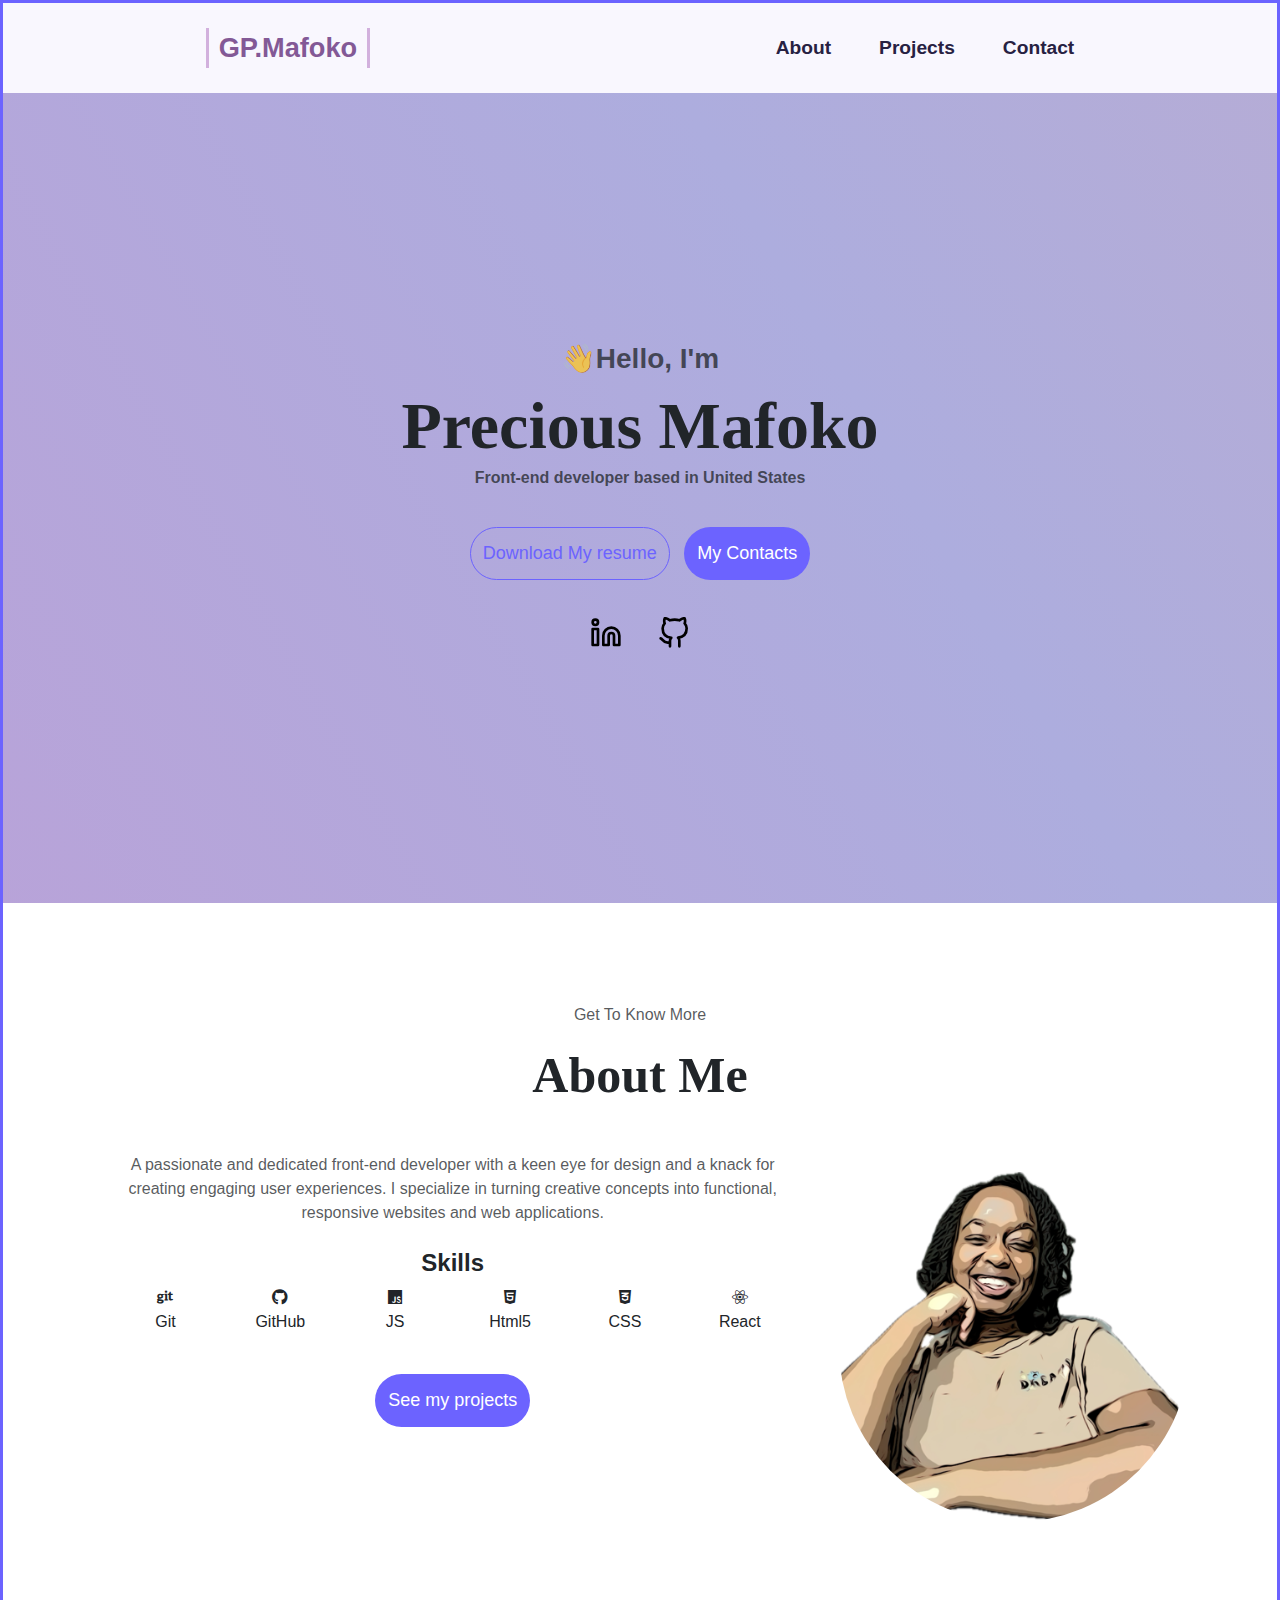
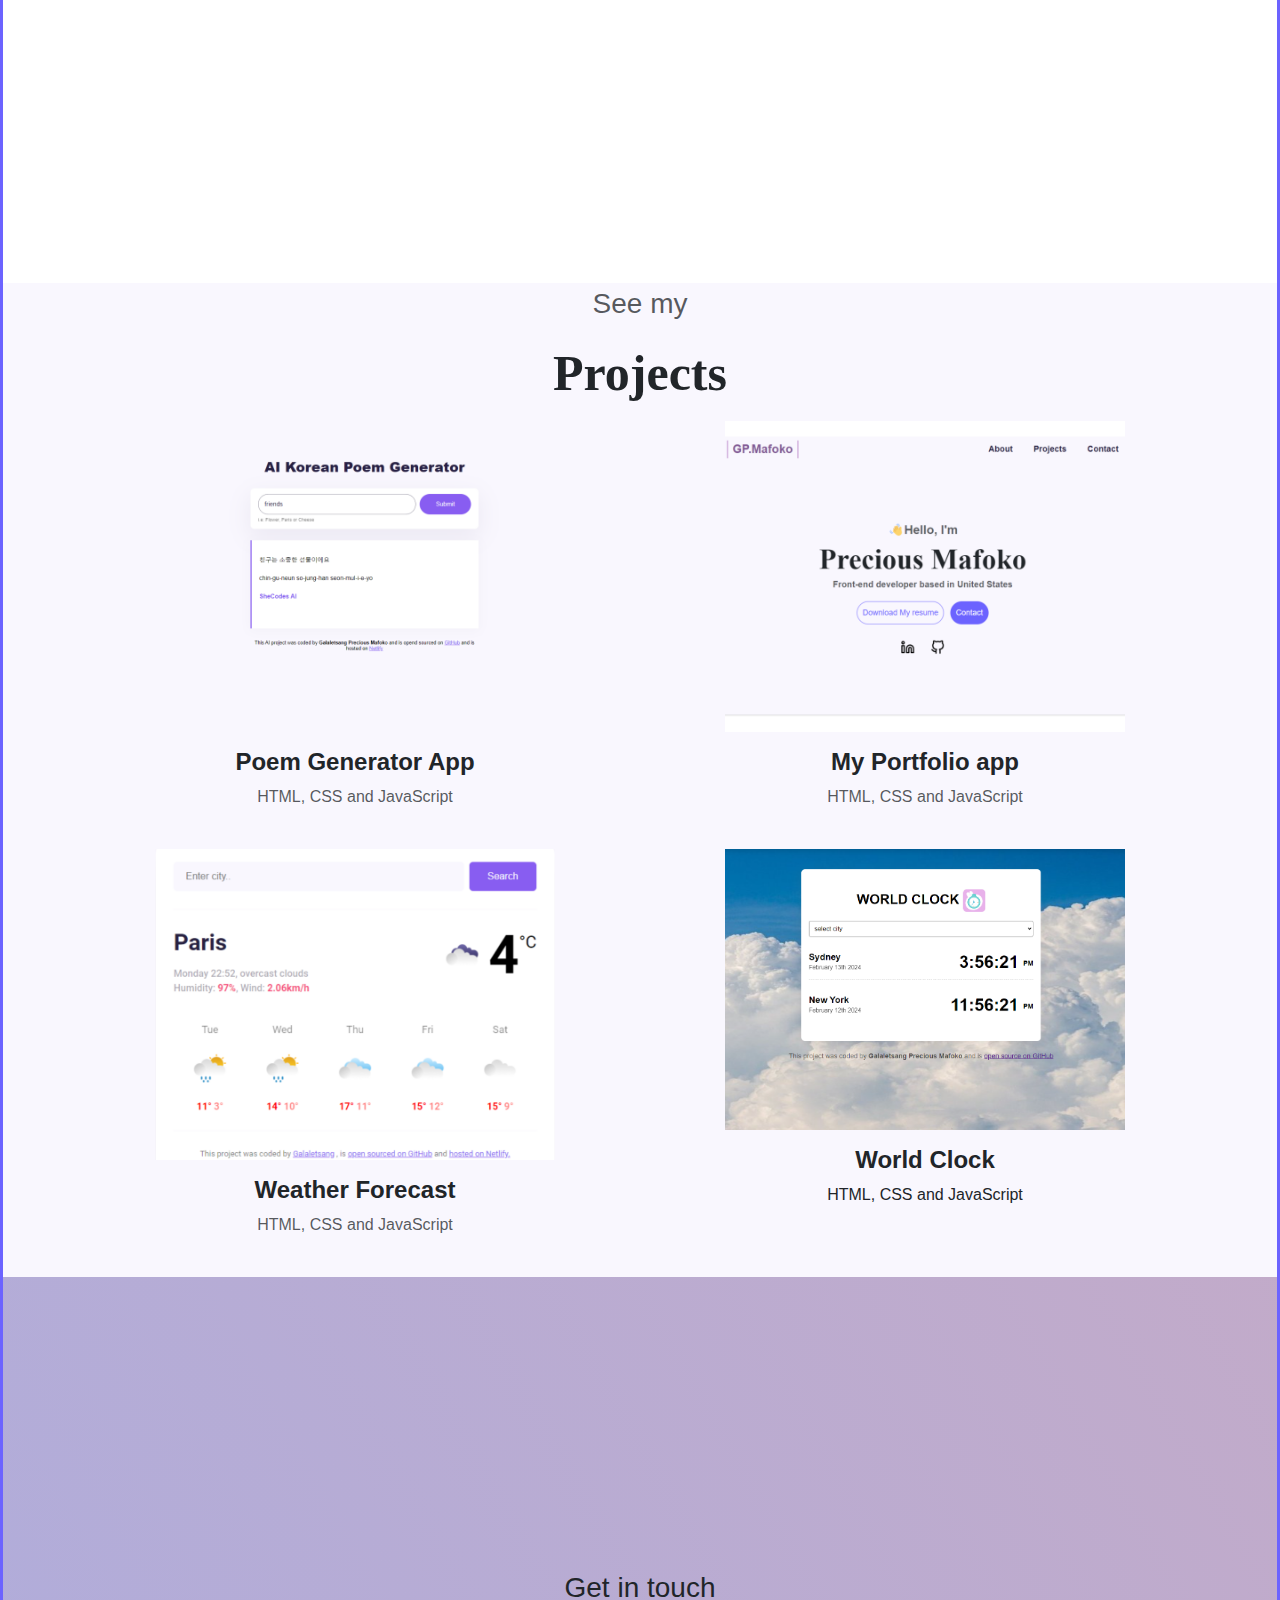
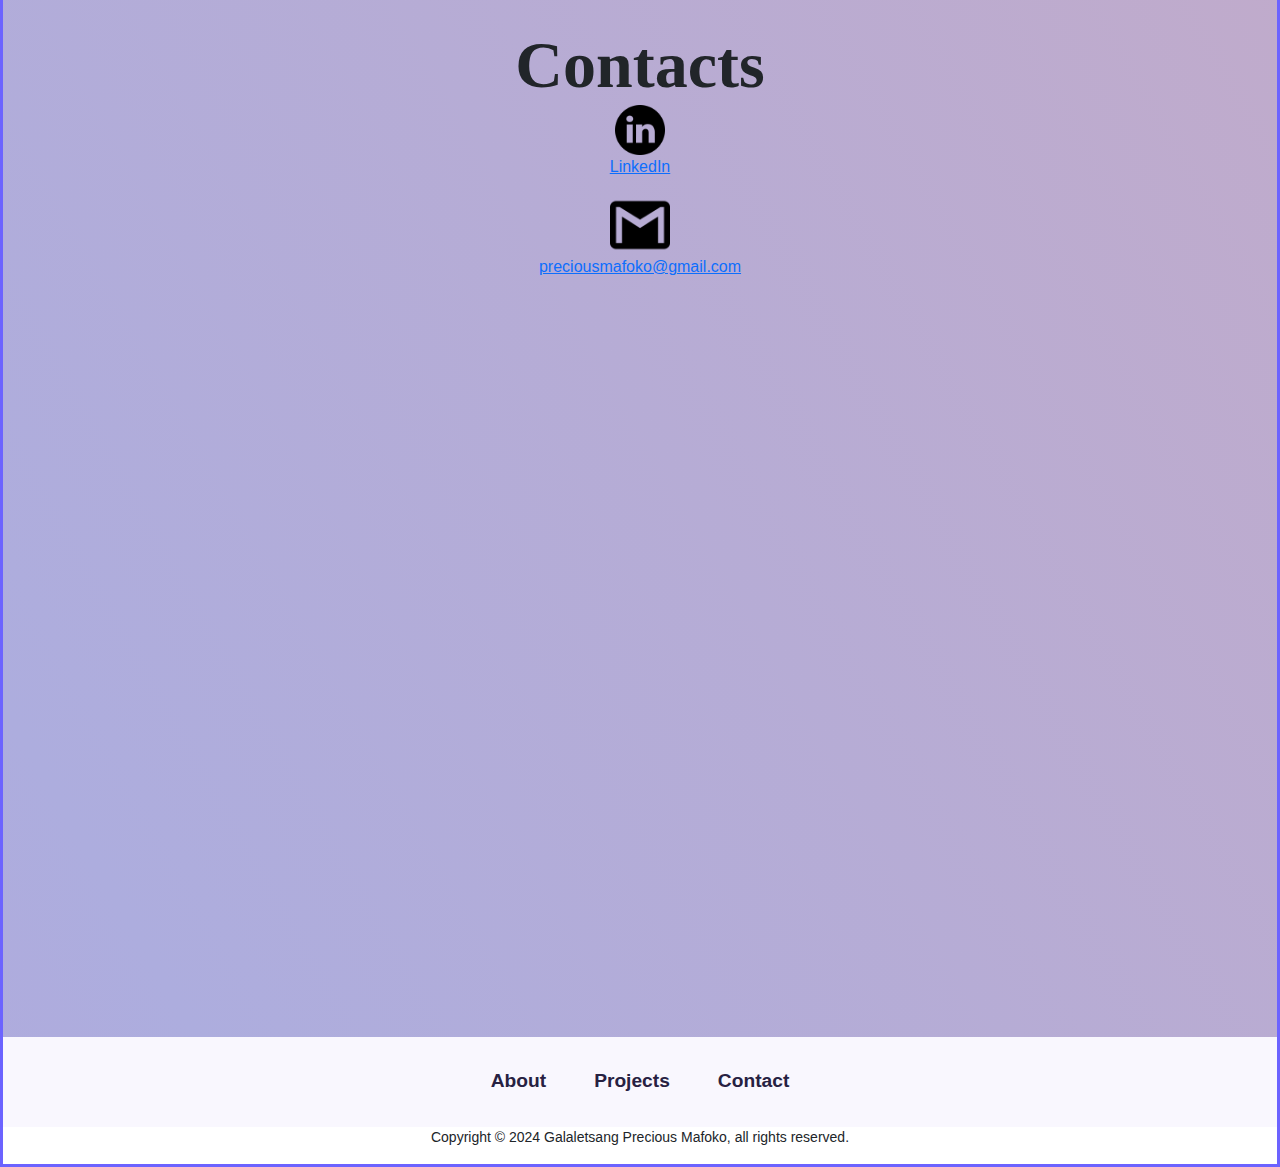
<file: index.html>
<!DOCTYPE html>
<html lang="en">
  <head>
    <meta charset="UTF-8" />
    <meta name="viewport" content="width=device-width, initial-scale=1.0" />
    <link
      href="https://cdn.jsdelivr.net/npm/bootstrap@5.3.3/dist/css/bootstrap.min.css"
      rel="stylesheet"
      integrity="sha384-QWTKZyjpPEjISv5WaRU9OFeRpok6YctnYmDr5pNlyT2bRjXh0JMhjY6hW+ALEwIH"
      crossorigin="anonymous"
    />

    <script
      src="https://cdn.jsdelivr.net/npm/bootstrap@5.3.3/dist/js/bootstrap.bundle.min.js"
      integrity="sha384-YvpcrYf0tY3lHB60NNkmXc5s9fDVZLESaAA55NDzOxhy9GkcIdslK1eN7N6jIeHz"
      crossorigin="anonymous"
    ></script>

    <link
      rel="stylesheet"
      href="https://cdnjs.cloudflare.com/ajax/libs/font-awesome/6.5.1/css/all.min.css"
    />

    <link rel="stylesheet" href="styles/portfolio.css" />
    <link rel="stylesheet" href="styles/mediaquaries.css" />
    <title>Precious Mafoko portfolio</title>
  </head>
  <body>
    <nav id="desktop-nav">
      <div class="logo">GP.Mafoko</div>
      <div>
        <ul class="nav-links">
          <li><a href="#about" class="link">About</a></li>
          <li><a href="#projects" class="link">Projects</a></li>
          <li><a href="#contact" class="link">Contact</a></li>
        </ul>
      </div>
    </nav>
    <nav id="hamburger-nav">
      <div class="logo">GP.Mafoko</div>
      <div class="hamburger-manu">
        <div class="hamburger-icon" onclick="toggleMenu()">
          <span></span>
          <span></span>
          <span></span>
        </div>
        <div class="manu-links">
          <li>
            <a href="#about" class="link" onclick="toggleMenu()">About</a>
          </li>
          <li>
            <a href="#projects" class="link" onclick="toggleMenu()">Projects</a>
          </li>
          <li>
            <a href="#contact" class="link" onclick="toggleMenu()">Contact</a>
          </li>
        </div>
      </div>
    </nav>

    <section id="hero">
      <div class="text">
        <h2 class="text-muted">👋Hello, I'm</h2>
        <h1 class="">Precious Mafoko</h1>
        <p class="fw-bold text-muted">
          Front-end developer based in United States
        </p>
        <div class="btn-container mt-3">
          <button
            class="btn btn-new resume-button"
            onclick="window.open('/document/GPMafoko-resume.pdf')"
          >
            Download My resume
          </button>
          <button class="btn btn-new" onclick="location.href='#contact'">
            My Contacts
          </button>
        </div>
        <div id="socials-container">
          <img
            src="/images/linkedin.svg"
            alt="My Linkedin profile"
            class="icon"
            onclick="location.href='https://www.linkedin.com/in/galaletsang-precious-mafoko-67a13919a/'"
          />
          <img
            src="/images/github.svg"
            alt="My Github profile"
            class="icon"
            onclick="location.href='https://github.com/GalaletsangM'"
          />
        </div>
      </div>
    </section>

    <section id="about">
      <div class="content-container container">
        <p class="text-muted .fs-3">Get To Know More</p>
        <h1 class="about">About Me</h1>

        <div class="row intro">
          <div class="col-lg-8">
            <div class="content">
              <p class="mb-4 text-muted summary-container">
                <span class="summary-text">
                  A passionate and dedicated front-end developer with a keen eye
                  for design and a knack for creating engaging user experiences.
                  I specialize in turning creative concepts into functional,
                  responsive websites and web applications.
                </span>
              </p>
              <div class="tech">
                <h4 class="fw-bold">Skills</h4>
                <div class="row">
                  <div class="col-2">
                    <i class="fa-brands fa-git"></i>
                    <p class="text-center">Git</p>
                  </div>
                  <div class="col-2">
                    <i class="fa-brands fa-github"></i>
                    <p class="text-center">GitHub</p>
                  </div>
                  <div class="col-2">
                    <i class="fa-brands fa-js"></i>
                    <p class="text-center">JS</p>
                  </div>
                  <div class="col-2">
                    <i class="fa-brands fa-html5"></i>
                    <p class="text-center">Html5</p>
                  </div>
                  <div class="col-2">
                    <i class="fa-brands fa-css3-alt"></i>
                    <p class="text-center">CSS</p>
                  </div>
                  <div class="col-2">
                    <i class="fa-brands fa-react"></i>
                    <p class="text-center">React</p>
                  </div>
                </div>
              </div>
              <a href="#projects" class="btn btn-new mt-4">See my projects</a>
            </div>
          </div>
          <div class="col-lg-4">
            <img
              src="/images/portfolio.png"
              alt="Precious Mafoko rofile picture"
              class="img-fluid rounded-circle mt-5 profile-picture"
              width="250"
            />
          </div>
        </div>
      </div>
    </section>

    <section id="projects">
      <div class="container">
        <p class="text-muted fs-3">See my</p>
        <h1 class="projects">Projects</h1>
        <div class="row view">
          <div class="col-md-6 mb-4">
            <a href="https://korean-poem-generator.netlify.app/">
              <img
                src="images/PoemGenerator-app.png"
                alt="Poem Generator app"
                class="img-fluid mb-3 apps"
            /></a>
            <h3 class="fs-4 text-center">Poem Generator App</h3>
            <p class="text-center text-muted">HTML, CSS and JavaScript</p>
          </div>
          <div class="col-md-6 mb-4">
            <a href="https://gpmafoko-portfolio.netlify.app/">
              <img
                src="images/portfolio-app.png"
                alt="my portfolio app"
                class="img-fluid mb-3 apps"
              />
            </a>
            <h3 class="fs-4 text-center">My Portfolio app</h3>
            <p class="text-center text-muted">HTML, CSS and JavaScript</p>
          </div>
          <div class="col-md-6 mb-4">
            <a href="https://theeforecast.netlify.app">
              <img
                src="images/weather-app.png"
                alt="weather forecast"
                class="img-fluid mb-3 apps"
            /></a>
            <h3 class="fs-4 text-center">Weather Forecast</h3>
            <p class="text-center text-muted">HTML, CSS and JavaScript</p>
          </div>
          <div class="col-md-6 mb-4">
            <a href="https://world-clock-by-gpmafoko.netlify.app/">
              <img
                src="images/worldClock.png"
                alt="World Clock"
                class="img-fluid mb-3 apps"
            /></a>
            <h3 class="fs-4 text-center">World Clock</h3>
            <p class="text-center tex-muted">HTML, CSS and JavaScript</p>
          </div>
        </div>
      </div>
    </section>

    <section id="contact">
      <div class="content-container container">
        <p class="fs-3">Get in touch</p>
        <h1>Contacts</h1>
        <div class="contacts-outer-container">
          <div class="conatcts-inner-container">
            <div class="linkedin">
              <img
                src="/images/linkedin.png"
                alt="linkedin icon"
                class="linkedin-icon"
              />
              <p>
                <a
                  href="https://www.linkedin.com/in/galaletsang-precious-mafoko-67a13919a/"
                  >LinkedIn</a
                >
              </p>
            </div>
            <div class="mail">
              <img
                src="/images/gmail-logo.png"
                alt="email icon"
                class="contact-icon"
              />
              <p>
                <a href="mailto:preciousmafoko@gmail.com"
                  >preciousmafoko@gmail.com</a
                >
              </p>
            </div>
          </div>
        </div>
      </div>
    </section>
    <footer>
      <nav>
        <div class="nav-link-container">
          <ul class="nav-links">
            <li><a href="#about" class="link">About</a></li>
            <li><a href="#projects" class="link">Projects</a></li>
            <li><a href="#contact" class="link">Contact</a></li>
          </ul>
        </div>
      </nav>
      <p>
        Copyright &#169; 2024 Galaletsang Precious Mafoko, all rights reserved.
      </p>
    </footer>

    <script src="script/script.js"></script>
  </body>
</html>
</file>
<file: styles/portfolio.css>
:root {
  --branding-color: #6c63ff;
  --secondary-color: #f9f7fe;
  --heading-font-family: "Playfair Display", serif;
  --default-font-family: "Poppins", sans-serif;
  --heading-color: #272142;
}
body {
  font-family: var(--default-font-family);
  display: block;
  border: 3px solid var(--branding-color);
}
html {
  scroll-behavior: smooth;
}
section {
  box-sizing: border-box;
  min-height: fit-content;
}
nav,
.nav-links {
  display: flex;
}
nav {
  justify-content: space-around;
  align-items: center;
  height: 10vh;
  font-family: var(--default-font-family);
  color: var(--heading-color);
  font-weight: bold;
  background-color: var(--secondary-color);
}
.logo {
  font-size: 1.7rem;
  padding-left: 10px;
  padding-right: 10px;
  border-style: none solid;
  color: rgb(131, 89, 150);
  border-color: #d2b0dd;
}
.logo:hover {
  cursor: default;
}
.nav-links {
  gap: 3rem;
  list-style: none;
  font-size: 1.2rem;
  padding: 0;
  margin: 0;
}
.link {
  text-decoration: none;
  color: var(--heading-color);
}
.link:hover {
  opacity: 50%;
  text-decoration: underline;
  text-underline-offset: 0.5rem;
}
/*Hamburger menu*/
#hamburger-nav {
  display: none;
  background-color: var(--secondary-color);
}
.hamburger-manu {
  position: relative;
  display: inline-block;
}
.hamburger-icon {
  display: flex;
  flex-direction: column;
  justify-content: space-between;
  height: 24px;
  width: 30px;
  cursor: pointer;
}
.hamburger-icon span {
  width: 100%;
  height: 2px;
  background-color: var(--heading-color);
  transition: all 0.3 ease-in-out;
}
.manu-links {
  position: absolute;
  top: 100%;
  right: 0;
  background-color: white;
  width: fit-content;
  max-height: 0;
  overflow: hidden;
  transition: all 0.3 ease-in-out;
}
.manu-links a {
  display: block;
  padding: 10px;
  text-align: center;
  font-size: 1.1rem;
  color: var(--heading-color);
  text-decoration: none;
  transition: all 0.3 ease-in-out;
}
.manu-links li {
  list-style: none;
}
.manu-links.open {
  max-height: 300px;
  background-color: transparent;
}
.hamburger-icon.open span:first-child {
  transform: rotate(45deg) translate(10px, 5px);
}
.hamburger-icon.open span:nth-child(2) {
  opacity: 0;
}
.hamburger-icon.open span:last-child {
  transform: rotate(-45deg) translate(10px, -5px);
}
.hamburger-icon span:first-child {
  transform: none;
}
.hamburger-icon span:nth-child(2) {
  opacity: 75%;
}
.hamburger-icon span:last-child {
  transform: none;
}

#hero {
  text-align: center;
  background-color: var(--secondary-color);
  height: 90vh;
  padding: 100px 20px;
  background-image: linear-gradient(
    60deg,
    rgb(206, 143, 206),
    rgb(173, 173, 222),
    rgb(219, 168, 177),
    rgb(214, 214, 145)
  );
  background-size: 600% 600%;
  animation: bgAnimatedGradient 10s infinite linear;
}
@keyframes bgAnimatedGradient {
  0% {
    background-position: 0% 85%;
  }
  50% {
    background-position: 100% 20%;
  }
  100% {
    background-position: 0% 85%;
  }
}
#about {
  padding: 40px 20px;
  text-align: center;
}
.content-container {
  text-align: center;
  height: 100vh;
  padding: 60px 20px 100px 20px;
}
#projects {
  text-align: center;
  background-color: var(--secondary-color);
}
.text {
  top: 0;
  left: 0;
  width: 100%;
  height: 100%;
  display: flex;
  flex-direction: column;
  align-items: center;
  justify-content: center;
}
#hero h2 {
  font-weight: bold;
  font-size: 28px;
  line-height: 54px;
  margin-bottom: 0;
  color: var(--heading-color);
}

h2 {
  font-family: var(--default-font-family);
}
h1 {
  font-family: var(--heading-font-family);
  font-weight: bold;
  font-size: 66px;
  line-height: 80px;
  margin-bottom: 0;
}
.projects-heading {
  font-size: 44px;
  line-height: 1.3;
  text-rendering: geometricPrecision;
  display: block;
}
h3 {
  font-size: 44px;
  font-weight: bold;
  font-family: var(--default-font-family);
}
.text-projects {
  text-align: center;
  color: var(--branding-color);
  font-weight: bold;
}

.skills {
  font-weight: bold;
}
.content {
  margin: 30px;
}

.about {
  font-size: 50px;
  line-height: 1.3;
  margin-bottom: 15px;
}

.projects {
  font-size: 50px;
  line-height: 1.3;
  margin-bottom: 15px;
}
.hero p {
  font-weight: normal;
  font-size: 20px;
  line-height: 36px;
  margin-bottom: 0;
  color: var(--heading-color);
}

p {
  font-family: var(--default-font-family);
}
.btn-new {
  background-color: var(--branding-color);
  color: white;
  border-radius: 40px;
  padding: 12px 12px;
  font-size: 18px;
  font-weight: 500;
  line-height: 27px;
}
.resume-button {
  background-color: transparent;
  color: var(--branding-color);
  border: 1px solid var(--branding-color);
}
button {
  margin: 5px;
}
.btn-new:hover {
  color: var(--branding-color);
  border: 1px solid var(--branding-color);
}
.resume-button:hover {
  background-color: var(--branding-color);
  color: white;
}
.btn-launch-app {
  color: var(--branding-color);
  border: 1px solid var(--branding-color);
  border-radius: 4px;
  padding: 15px 30px;
  font-size: 18px;
  font-weight: 500;
  line-height: 27px;
}
.btn-launch-app:hover {
  background-color: var(--branding-color);
  color: white;
}
img {
  width: 400px;
  transition: all 150ms ease-in-out;
}
.project-description {
  padding: 40px 40px 20px;
}
#socials-container {
  margin-top: 1rem;
  gap: 1rem;
}
.icon {
  cursor: pointer;
  height: 2rem;
  width: 2rem;
  margin: 1rem;
}
.icon:hover {
  transform: scale(1.1);
}
.icon1{
  height: 0vh;
}
#contact {
  padding: 230px 20px;
  background-image: linear-gradient(
    60deg,
    rgb(206, 143, 206),
    rgb(173, 173, 222),
    rgb(219, 168, 177),
    rgb(214, 214, 145)
  );
  background-size: 600% 600%;
  animation: bgAnimatedGradient 10s infinite linear;
}
@keyframes bgAnimatedGradient {
  0% {
    background-position: 0% 85%;
  }
  50% {
    background-position: 100% 20%;
  }
  100% {
    background-position: 0% 85%;
  }
}
element.style {
  animation-delay: 0.5s;
}
.linkedin-icon{
  width: 50px;
}
.contact-icon{
  width: 60px;
}
footer{
  text-align: center;
  font-size: 14px;
}
img.apps:hover{
  opacity: 0.5;
  
}
</file>
<file: styles/mediaquaries.css>
@media (max-width: 960px) {
  #desktop-nav {
    display: none;
  }
  #hamburger-nav {
    display: flex;
  }
   {
    font-size: 35px;
    color: var(--heading-color);
  }
  .content-container {
    padding: 0;
  }
  .content {
    margin: 0;
  }
  .content .p {
    margin: 5px;
  }
  .fa-brands {
    margin: 0;
    width: fit-content;
  }
  .project-h1 {
    font-size: 45px;
    line-height: 1.2;
  }
  #projects{
    margin: 10px;
  }
 
}
@media (min-width: 768px) {
  .images--is-desktop {
    display: block;
  }
}
@media (max-width: 375px){
     #about {
    padding-top: 5px;
  }
  .profile-picture{
    width: 200px;
  }
}

form{
    display: block;
}
@media screen and (min-width: 960px) {
    .animated.pop-in{
        animation:1s both;
    }
}
@media screen and (min-width: 600px) {
    section:nth-of-type(5) from{
        min-width: 500px;
    }  
}
section:nth-of-type(5) form{
    margin: 40px auto 0 auto;
}
@media (max-width: 390px){
    #about{
        padding: 5px;
        padding-top: 40px;
    }
    .summary-text{
        display: none;
    }
    .profile-picture{
        width: 200px;
    }
}
</file>
